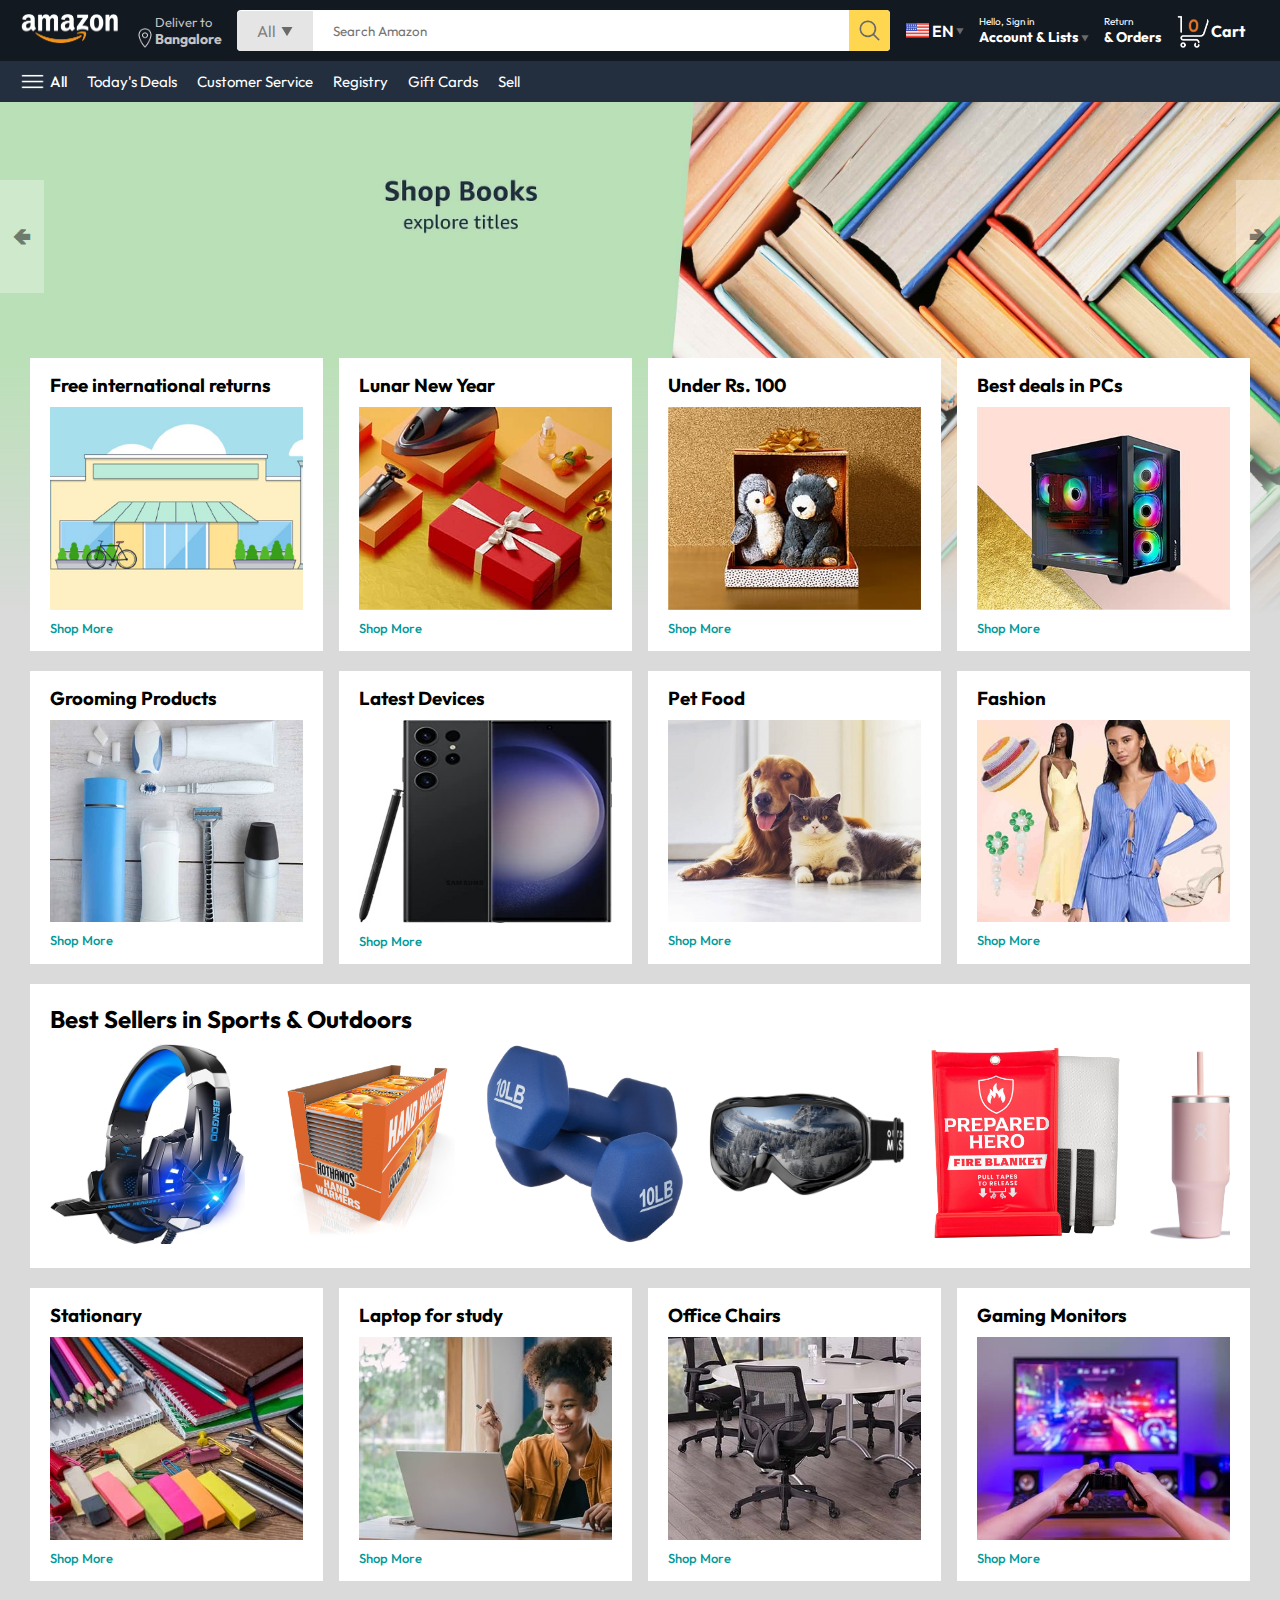
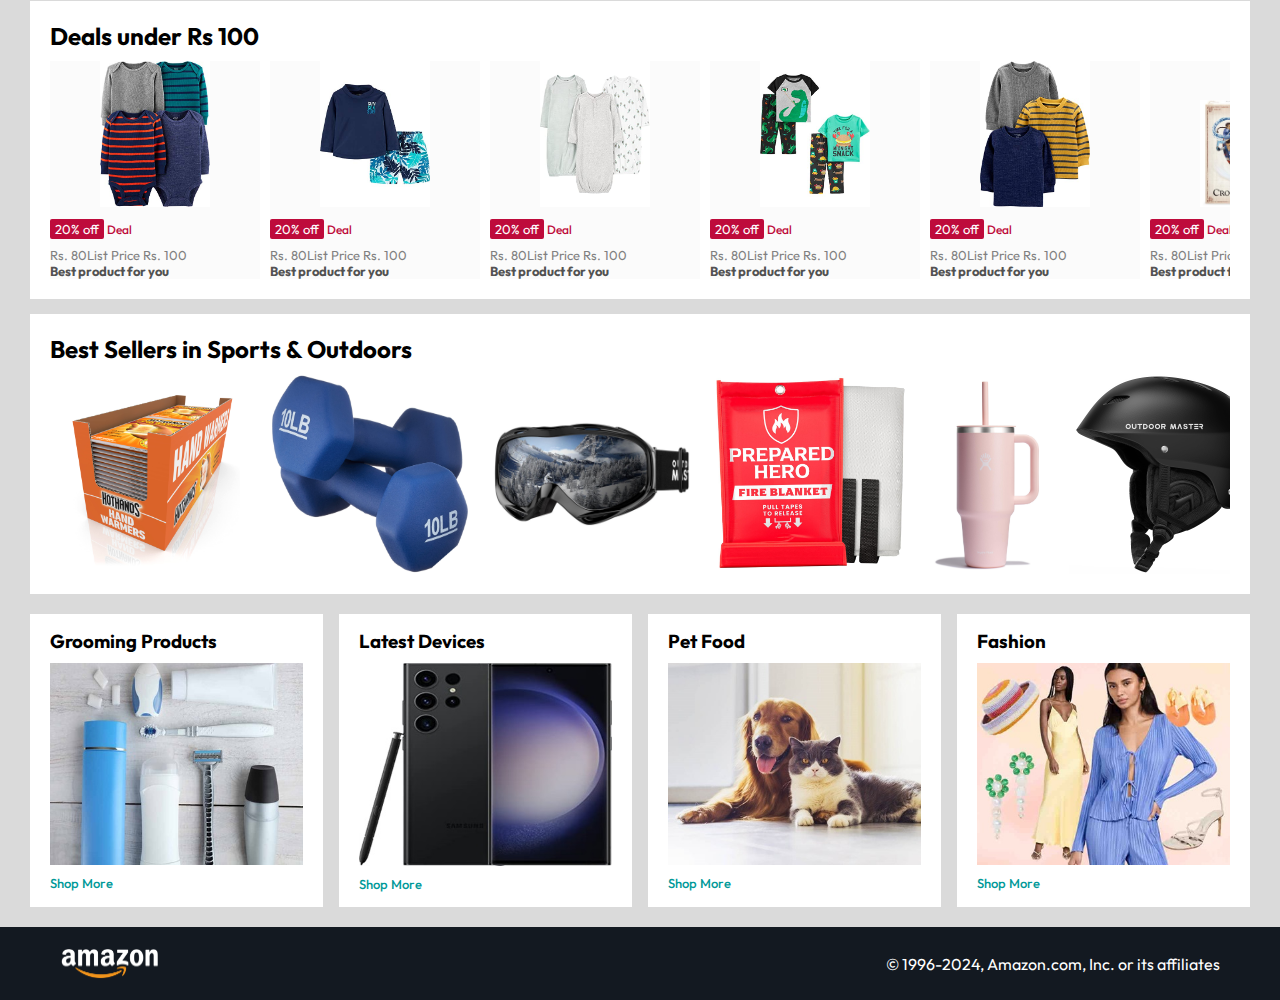
<file: index.html>
<!DOCTYPE html>
<html lang="en">

<head>
    <meta charset="UTF-8" />
    <meta name="viewport" content="width=device-width, initial-scale=1.0" />
    <title>Amazon</title>
    <link rel="stylesheet" href="style.css" />
</head>

<body>
    <nav>
        <a href="/"><img src="./assets/amazon_logo.png" width="100" alt="amazon_logo" /></a>
        <div class="nav-country">
            <img src="./assets/location_icon.png" height="20" alt="location_icon" />
            <div>
                <p>Deliver to</p>
                <h1>Bangalore</h1>
            </div>
        </div>
        <div class="nav-search">
            <div class="nav-search-category">
                <p>All</p>
                <img src="./assets/dropdown_icon.png" height="12" alt="dropdown_icon" />
            </div>
            <input type="text" class="nav-search-input" placeholder="Search Amazon" />
            <img src="./assets/search_icon.png" alt="search_icon" class="nav-search-icon" />
        </div>
        <div class="nav-language">
            <img src="./assets/us_flag.png" width="25px" alt="" />
            <p>EN</p>
            <img src="./assets/dropdown_icon.png" width="8px" alt="dropdown_icon" />
        </div>
        <div class="nav-text">
            <p>Hello, Sign in</p>
            <h1>
                Account & Lists
                <img src="./assets/dropdown_icon.png" width="8px" alt="dropdown_icon" />
            </h1>
        </div>
        <div class="nav-text">
            <p>Return</p>
            <h1>& Orders</h1>
        </div>
        <a href="/cart.html" class="nav-cart">
            <img src="./assets/cart_icon.png" width="35px" alt="cart_icon" />
            <h4>Cart</h4>
        </a>
    </nav>
    <div class="nav-bottom">
        <div>
            <img src="./assets/menu_icon.png" width="25px" alt="" />
            <p>All</p>
        </div>
        <p>Today's Deals</p>
        <p>Customer Service</p>
        <p>Registry</p>
        <p>Gift Cards</p>
        <p>Sell</p>
    </div>

    <div class="header-slider">
        <a href="#" class="control-prev">&#129144</a>
        <a href="#" class="control-next">&#129146</a>
        <ul>
            <img src="./assets/header1.jpg" class="header-img" alt="">
            <img src="./assets/header2.jpg" class="header-img" alt="">
            <img src="./assets/header3.jpg" class="header-img" alt="">
            <img src="./assets/header4.jpg" class="header-img" alt="">
            <img src="./assets/header5.jpg" class="header-img" alt="">
            <img src="./assets/header6.jpg" class="header-img" alt="">
        </ul>
    </div>

    <div class="box-row header-box">
        <div class="box-col">
            <h3>Free international returns</h3>
            <img src="./assets/box1-1.jpg" alt="">
            <a href="/">Shop More</a>
        </div>
        <div class="box-col">
            <h3>Lunar New Year</h3>
            <img src="./assets/box1-2.jpg" alt="">
            <a href="/">Shop More</a>
        </div>
        <div class="box-col">
            <h3>Under Rs. 100</h3>
            <img src="./assets/box1-3.jpg" alt="">
            <a href="/">Shop More</a>
        </div>
        <div class="box-col">
            <h3>Best deals in PCs</h3>
            <img src="./assets/box1-4.jpg" alt="">
            <a href="/">Shop More</a>
        </div>
    </div>

    <div class="box-row">
        <div class="box-col">
            <h3>Grooming Products</h3>
            <img src="./assets/box2-1.jpg" alt="">
            <a href="/">Shop More</a>
        </div>
        <div class="box-col">
            <h3>Latest Devices</h3>
            <img src="./assets/box2-2.jpg" alt="">
            <a href="/">Shop More</a>
        </div>
        <div class="box-col">
            <h3>Pet Food</h3>
            <img src="./assets/box2-3.jpg" alt="">
            <a href="/">Shop More</a>
        </div>
        <div class="box-col">
            <h3>Fashion</h3>
            <img src="./assets/box2-4.jpg" alt="">
            <a href="/">Shop More</a>
        </div>
    </div>

    <div class="products-slider">
        <h2>Best Sellers in Sports & Outdoors</h2>
        <div class="products">
            <a href="/product.html">
                <img src="./assets/product_img.jpg" alt="">
            </a>
            <img src="./assets/product1-1.jpg" alt="">
            <img src="./assets/product1-2.jpg" alt="">
            <img src="./assets/product1-3.jpg" alt="">
            <img src="./assets/product1-4.jpg" alt="">
            <img src="./assets/product1-5.jpg" alt="">
            <img src="./assets/product1-6.jpg" alt="">
            <img src="./assets/product1-7.jpg" alt="">
            <img src="./assets/product1-8.jpg" alt="">
            <img src="./assets/product1-9.jpg" alt="">
            <img src="./assets/product1-10.jpg" alt="">
        </div>
    </div>

    <div class="box-row">
        <div class="box-col">
            <h3>Stationary</h3>
            <img src="./assets/box3-1.jpg" alt="">
            <a href="/">Shop More</a>
        </div>
        <div class="box-col">
            <h3>Laptop for study</h3>
            <img src="./assets/box3-2.jpg" alt="">
            <a href="/">Shop More</a>
        </div>
        <div class="box-col">
            <h3>Office Chairs</h3>
            <img src="./assets/box3-3.jpg" alt="">
            <a href="/">Shop More</a>
        </div>
        <div class="box-col">
            <h3>Gaming Monitors</h3>
            <img src="./assets/box3-4.jpg" alt="">
            <a href="/">Shop More</a>
        </div>
    </div>

    <div class="product-slider-with-price">
        <h2>Deals under Rs 100</h2>
        <div class="products">
            <div class="product-card">
                <div class="product-img-container">
                    <img src="./assets/product2-1.jpg" alt="">
                </div>
                <div class="product-offer">
                    <p>20% off</p> <span>Deal</span>
                </div>
                <p class="product-price">Rs. <span>80</span>List Price Rs. 100</p>
                <h4>Best product for you</h4>
            </div>
            <div class="product-card">
                <div class="product-img-container">
                    <img src="./assets/product2-2.jpg" alt="">
                </div>
                <div class="product-offer">
                    <p>20% off</p> <span>Deal</span>
                </div>
                <p class="product-price">Rs. <span>80</span>List Price Rs. 100</p>
                <h4>Best product for you</h4>
            </div>
            <div class="product-card">
                <div class="product-img-container">
                    <img src="./assets/product2-3.jpg" alt="">
                </div>
                <div class="product-offer">
                    <p>20% off</p> <span>Deal</span>
                </div>
                <p class="product-price">Rs. <span>80</span>List Price Rs. 100</p>
                <h4>Best product for you</h4>
            </div>
            <div class="product-card">
                <div class="product-img-container">
                    <img src="./assets/product2-4.jpg" alt="">
                </div>
                <div class="product-offer">
                    <p>20% off</p> <span>Deal</span>
                </div>
                <p class="product-price">Rs. <span>80</span>List Price Rs. 100</p>
                <h4>Best product for you</h4>
            </div>
            <div class="product-card">
                <div class="product-img-container">
                    <img src="./assets/product2-5.jpg" alt="">
                </div>
                <div class="product-offer">
                    <p>20% off</p> <span>Deal</span>
                </div>
                <p class="product-price">Rs. <span>80</span>List Price Rs. 100</p>
                <h4>Best product for you</h4>
            </div>
            <div class="product-card">
                <div class="product-img-container">
                    <img src="./assets/product2-6.jpg" alt="">
                </div>
                <div class="product-offer">
                    <p>20% off</p> <span>Deal</span>
                </div>
                <p class="product-price">Rs. <span>80</span>List Price Rs. 100</p>
                <h4>Best product for you</h4>
            </div>
            <div class="product-card">
                <div class="product-img-container">
                    <img src="./assets/product2-7.jpg" alt="">
                </div>
                <div class="product-offer">
                    <p>20% off</p> <span>Deal</span>
                </div>
                <p class="product-price">Rs. <span>80</span>List Price Rs. 100</p>
                <h4>Best product for you</h4>
            </div>
            <div class="product-card">
                <div class="product-img-container">
                    <img src="./assets/product2-8.jpg" alt="">
                </div>
                <div class="product-offer">
                    <p>20% off</p> <span>Deal</span>
                </div>
                <p class="product-price">Rs. <span>80</span>List Price Rs. 100</p>
                <h4>Best product for you</h4>
            </div>
            <div class="product-card">
                <div class="product-img-container">
                    <img src="./assets/product2-9.jpg" alt="">
                </div>
                <div class="product-offer">
                    <p>20% off</p> <span>Deal</span>
                </div>
                <p class="product-price">Rs. <span>80</span>List Price Rs. 100</p>
                <h4>Best product for you</h4>
            </div>
            <div class="product-card">
                <div class="product-img-container">
                    <img src="./assets/product2-10.jpg" alt="">
                </div>
                <div class="product-offer">
                    <p>20% off</p> <span>Deal</span>
                </div>
                <p class="product-price">Rs. <span>80</span>List Price Rs. 100</p>
                <h4>Best product for you</h4>
            </div>
            <div class="product-card">
                <div class="product-img-container">
                    <img src="./assets/product2-11.jpg" alt="">
                </div>
                <div class="product-offer">
                    <p>20% off</p> <span>Deal</span>
                </div>
                <p class="product-price">Rs. <span>80</span>List Price Rs. 100</p>
                <h4>Best product for you</h4>
            </div>
        </div>
    </div>

    <div class="products-slider">
        <h2>Best Sellers in Sports & Outdoors</h2>
        <div class="products">
            <img src="./assets/product1-1.jpg" alt="">
            <img src="./assets/product1-2.jpg" alt="">
            <img src="./assets/product1-3.jpg" alt="">
            <img src="./assets/product1-4.jpg" alt="">
            <img src="./assets/product1-5.jpg" alt="">
            <img src="./assets/product1-6.jpg" alt="">
            <img src="./assets/product1-7.jpg" alt="">
            <img src="./assets/product1-8.jpg" alt="">
            <img src="./assets/product1-9.jpg" alt="">
            <img src="./assets/product1-10.jpg" alt="">
        </div>
    </div>

    <div class="box-row">
        <div class="box-col">
            <h3>Grooming Products</h3>
            <img src="./assets/box2-1.jpg" alt="">
            <a href="/">Shop More</a>
        </div>
        <div class="box-col">
            <h3>Latest Devices</h3>
            <img src="./assets/box2-2.jpg" alt="">
            <a href="/">Shop More</a>
        </div>
        <div class="box-col">
            <h3>Pet Food</h3>
            <img src="./assets/box2-3.jpg" alt="">
            <a href="/">Shop More</a>
        </div>
        <div class="box-col">
            <h3>Fashion</h3>
            <img src="./assets/box2-4.jpg" alt="">
            <a href="/">Shop More</a>
        </div>
    </div>

    <footer>
        <img src="./assets/amazon_logo.png" width="100" alt="">
        <p>© 1996-2024, Amazon.com, Inc. or its affiliates</p>
    </footer>

    <script src="script.js"></script>
</body>

</html>
</file>
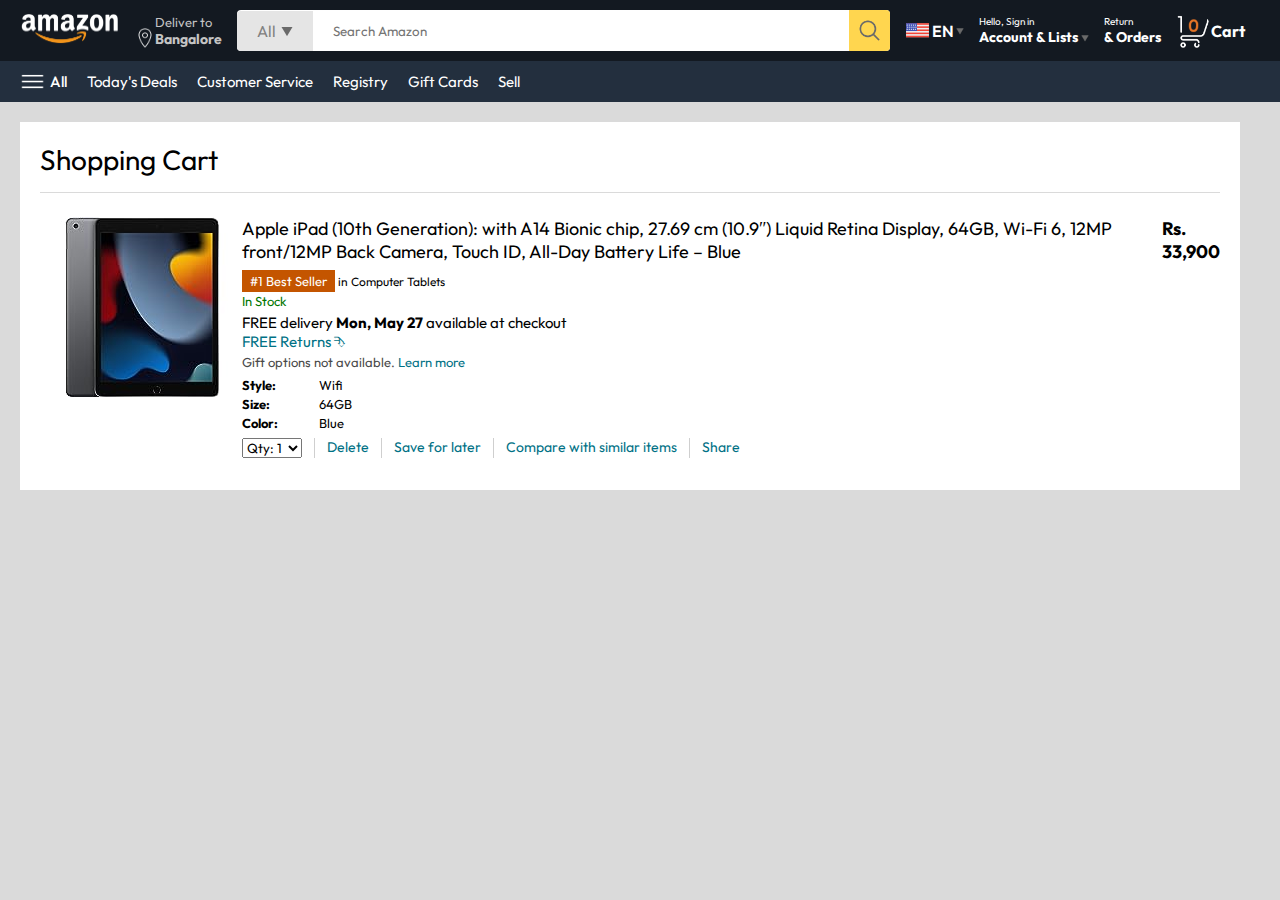
<file: cart.html>
<!DOCTYPE html>
<html lang="en">

<head>
    <meta charset="UTF-8">
    <meta name="viewport" content="width=device-width, initial-scale=1.0">
    <link rel="stylesheet" href="./style.css">
    <link rel="stylesheet" href="./cart.css">
    <title>Cart</title>
</head>

<body>
    <nav>
        <a href="/"><img src="./assets/amazon_logo.png" width="100" alt="amazon_logo" /></a>
        <div class="nav-country">
            <img src="./assets/location_icon.png" height="20" alt="location_icon" />
            <div>
                <p>Deliver to</p>
                <h1>Bangalore</h1>
            </div>
        </div>
        <div class="nav-search">
            <div class="nav-search-category">
                <p>All</p>
                <img src="./assets/dropdown_icon.png" height="12" alt="dropdown_icon" />
            </div>
            <input type="text" class="nav-search-input" placeholder="Search Amazon" />
            <img src="./assets/search_icon.png" alt="search_icon" class="nav-search-icon" />
        </div>
        <div class="nav-language">
            <img src="./assets/us_flag.png" width="25px" alt="" />
            <p>EN</p>
            <img src="./assets/dropdown_icon.png" width="8px" alt="dropdown_icon" />
        </div>
        <div class="nav-text">
            <p>Hello, Sign in</p>
            <h1>
                Account & Lists
                <img src="./assets/dropdown_icon.png" width="8px" alt="dropdown_icon" />
            </h1>
        </div>
        <div class="nav-text">
            <p>Return</p>
            <h1>& Orders</h1>
        </div>
        <a href="" class="nav-cart">
            <img src="./assets/cart_icon.png" width="35px" alt="cart_icon" />
            <h4>Cart</h4>
        </a>
    </nav>
    <div class="nav-bottom">
        <div>
            <img src="./assets/menu_icon.png" width="25px" alt="" />
            <p>All</p>
        </div>
        <p>Today's Deals</p>
        <p>Customer Service</p>
        <p>Registry</p>
        <p>Gift Cards</p>
        <p>Sell</p>
    </div>

    <div class="cart">
        <div class="cart-left">
            <h1>Shopping Cart</h1>
            <hr>
            <div class="product-cart-list">
                <img src="./assets/ipad_img.jpg" alt="">
                <div>
                    <div class="product-cart-titleprice">
                        <p>Apple iPad (10th Generation): with A14 Bionic chip, 27.69 cm (10.9″) Liquid Retina Display,
                            64GB, Wi-Fi 6, 12MP front/12MP Back Camera, Touch ID, All-Day Battery Life – Blue</p>
                        <p><b>Rs. 33,900</b></p>
                    </div>
                    <p class="product-cart-bestseller"><span>#1 Best Seller</span> in Computer Tablets</p>
                    <p class="product-cart-stock">In Stock</p>
                    <p class="product-cart-delivery">FREE delivery <b>Mon, May 27</b> available at checkout</p>
                    <p class="product-cart-return">FREE Returns &#11191</p>
                    <p class="product-cart-giftoption">Gift options not available. <span>Learn more</span></p>
                
                    <div class="product-cart-specs">
                        <p><b>Style: </b></p> <p>Wifi</p>
                        <p><b>Size: </b></p> <p>64GB</p>
                        <p><b>Color: </b></p> <p>Blue</p>
                    </div>

                    <div class="cart-list-action">
                        <select name="" id="">
                            <option value="1">Qty: 1</option>
                            <option value="2">Qty: 2</option>
                            <option value="3">Qty: 3</option>
                            <option value="4">Qty: 4</option>
                            <option value="5">Qty: 5</option>
                        </select>
                        <hr>
                        <p class="action-btn">Delete</p>
                        <hr>
                        <p class="action-btn">Save for later</p>
                        <hr>
                        <p class="action-btn">Compare with similar items</p>
                        <hr>
                        <p class="action-btn">Share</p>
                    </div>
                
                </div>
            </div>
        </div>
        <div class="cart-right"></div>
    </div>

</body>

</html>
</file>
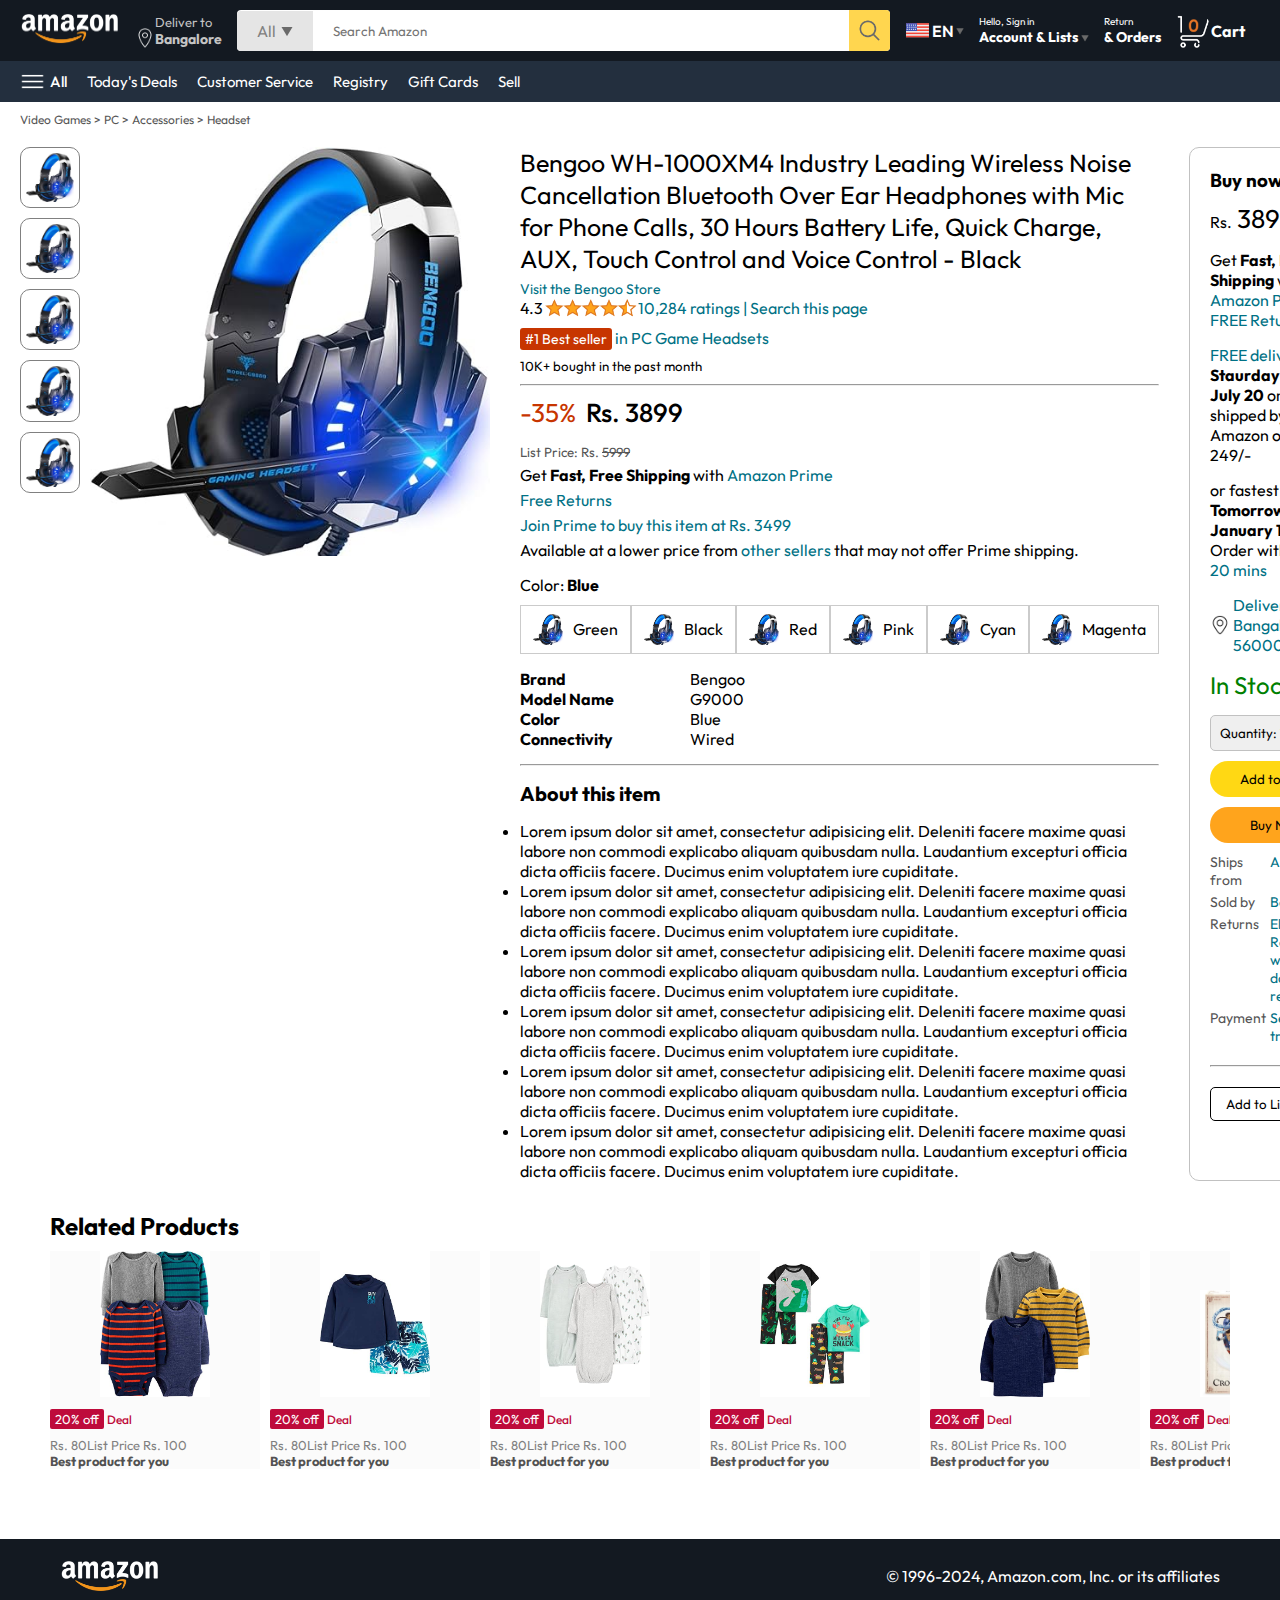
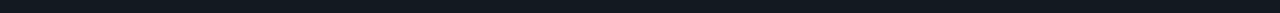
<file: product.html>
<!DOCTYPE html>
<html lang="en">

<head>
    <meta charset="UTF-8">
    <meta name="viewport" content="width=device-width, initial-scale=1.0">
    <title>Product</title>
    <link rel="stylesheet" href="style.css" />
    <link rel="stylesheet" href="product.css" />
</head>

<body>
    <nav>
        <a href="/"><img src="./assets/amazon_logo.png" width="100" alt="amazon_logo" /></a>
        <div class="nav-country">
            <img src="./assets/location_icon.png" height="20" alt="location_icon" />
            <div>
                <p>Deliver to</p>
                <h1>Bangalore</h1>
            </div>
        </div>
        <div class="nav-search">
            <div class="nav-search-category">
                <p>All</p>
                <img src="./assets/dropdown_icon.png" height="12" alt="dropdown_icon" />
            </div>
            <input type="text" class="nav-search-input" placeholder="Search Amazon" />
            <img src="./assets/search_icon.png" alt="search_icon" class="nav-search-icon" />
        </div>
        <div class="nav-language">
            <img src="./assets/us_flag.png" width="25px" alt="" />
            <p>EN</p>
            <img src="./assets/dropdown_icon.png" width="8px" alt="dropdown_icon" />
        </div>
        <div class="nav-text">
            <p>Hello, Sign in</p>
            <h1>
                Account & Lists
                <img src="./assets/dropdown_icon.png" width="8px" alt="dropdown_icon" />
            </h1>
        </div>
        <div class="nav-text">
            <p>Return</p>
            <h1>& Orders</h1>
        </div>
        <a href="/cart.html" class="nav-cart">
            <img src="./assets/cart_icon.png" width="35px" alt="cart_icon" />
            <h4>Cart</h4>
        </a>
    </nav>
    <div class="nav-bottom">
        <div>
            <img src="./assets/menu_icon.png" width="25px" alt="" />
            <p>All</p>
        </div>
        <p>Today's Deals</p>
        <p>Customer Service</p>
        <p>Registry</p>
        <p>Gift Cards</p>
        <p>Sell</p>
    </div>

    <p class="breadcrum">Video Games > PC > Accessories > Headset</p>

    <div class="product-display">
        <div class="product-d-image">
            <div class="product-icons">
                <img src="./assets/product_img.jpg" width="60" alt="">
                <img src="./assets/product_img.jpg" width="60" alt="">
                <img src="./assets/product_img.jpg" width="60" alt="">
                <img src="./assets/product_img.jpg" width="60" alt="">
                <img src="./assets/product_img.jpg" width="60" alt="">
            </div>
            <div class="product-main-image">
                <img src="./assets/product_img.jpg" width="400" alt="">
            </div>
        </div>
        <div class="product-d-details">
            <p class="product-title">
                Bengoo WH-1000XM4 Industry Leading Wireless Noise Cancellation Bluetooth Over Ear Headphones with Mic
                for Phone Calls, 30 Hours Battery Life, Quick Charge, AUX, Touch Control and Voice Control - Black
            </p>
            <p class="brand-store">
                Visit the Bengoo Store
            </p>
            <div class="product-rating">
                <div>
                    <div>4.3 <img src="./assets/rating_img.png" height="20px" alt=""></div>
                    <p>10,284 ratings | Search this page</p>
                </div>
                <p><span>#1 Best seller</span> in PC Game Headsets</p>
                <h5>10K+ bought in the past month</h5>
                <hr>
            </div>
            <div class="product-d-price">
                <div>
                    <p>-35%</p>
                    <h1>Rs. <span>3899</span></h1>
                </div>
                <h5>List Price: Rs. <span>5999</span></h5>
                <p>Get <b>Fast, Free Shipping</b> with <span>Amazon Prime</span></p>
                <p><span>Free Returns</span></p>
                <p><span>Join Prime to buy this item at Rs. 3499</span></p>
                <p>Available at a lower price from <span>other sellers</span> that may not offer Prime shipping.</p>
            </div>
            <div class="product-color-selection">
                <p>Color: <b>Blue</b>
                </p>
                <div class="product-color-options">
                    <div class="option">
                        <img src="./assets/product_img.jpg" alt="" width="30px">
                        <p>Green</p>
                    </div>
                    <div class="option">
                        <img src="./assets/product_img.jpg" alt="" width="30px">
                        <p>Black</p>
                    </div>
                    <div class="option">
                        <img src="./assets/product_img.jpg" alt="" width="30px">
                        <p>Red</p>
                    </div>
                    <div class="option">
                        <img src="./assets/product_img.jpg" alt="" width="30px">
                        <p>Pink</p>
                    </div>
                    <div class="option">
                        <img src="./assets/product_img.jpg" alt="" width="30px">
                        <p>Cyan</p>
                    </div>
                    <div class="option">
                        <img src="./assets/product_img.jpg" alt="" width="30px">
                        <p>Magenta</p>
                    </div>
                </div>
            </div>
            <div class="product-info">
                <p><b>Brand</b></p>
                <p>Bengoo</p>
                <p><b>Model Name</b></p>
                <p>G9000</p>
                <p><b>Color</b></p>
                <p>Blue</p>
                <p><b>Connectivity</b></p>
                <p>Wired</p>
            </div>
            <hr>
            <div class="product-description">
                <h1>About this item</h1>
                <li>Lorem ipsum dolor sit amet, consectetur adipisicing elit. Deleniti facere maxime quasi labore non
                    commodi explicabo aliquam quibusdam nulla. Laudantium excepturi officia dicta officiis facere.
                    Ducimus enim voluptatem iure cupiditate.</li>
                <li>Lorem ipsum dolor sit amet, consectetur adipisicing elit. Deleniti facere maxime quasi labore non
                    commodi explicabo aliquam quibusdam nulla. Laudantium excepturi officia dicta officiis facere.
                    Ducimus enim voluptatem iure cupiditate.</li>
                <li>Lorem ipsum dolor sit amet, consectetur adipisicing elit. Deleniti facere maxime quasi labore non
                    commodi explicabo aliquam quibusdam nulla. Laudantium excepturi officia dicta officiis facere.
                    Ducimus enim voluptatem iure cupiditate.</li>
                <li>Lorem ipsum dolor sit amet, consectetur adipisicing elit. Deleniti facere maxime quasi labore non
                    commodi explicabo aliquam quibusdam nulla. Laudantium excepturi officia dicta officiis facere.
                    Ducimus enim voluptatem iure cupiditate.</li>
                <li>Lorem ipsum dolor sit amet, consectetur adipisicing elit. Deleniti facere maxime quasi labore non
                    commodi explicabo aliquam quibusdam nulla. Laudantium excepturi officia dicta officiis facere.
                    Ducimus enim voluptatem iure cupiditate.</li>
                <li>Lorem ipsum dolor sit amet, consectetur adipisicing elit. Deleniti facere maxime quasi labore non
                    commodi explicabo aliquam quibusdam nulla. Laudantium excepturi officia dicta officiis facere.
                    Ducimus enim voluptatem iure cupiditate.</li>
            </div>
        </div>
        <div class="product-d-purchase">
            <div class="title">
                <h3>Buy now:</h3> <img src="./assets/circle_icon.png" width="20px" alt="">
            </div>
            <h1 class="price">Rs. <span>3899/-</span></h1>
            <div class="gap">
                <p>Get <b>Fast, Free Shipping</b> with <span>Amazon Prime</span></p>
                <p><span>FREE Return</span></p>
            </div>
            <div class="gap">
                <p><span>FREE delivery</span> <b>Staurday</b></p>
                <p><b>July 20</b> on orders shipped by Amazon over Rs. 249/-</span></p>
            </div>
            <div class="gap">
                <p>or fastest delivery <b>Tomorrow</b>, <b>January 14</b>. Order within <span>4 hrs 20 mins</span></p>
            </div>
            <div class="delivery-location">
                <img src="./assets/location_icon_dark.png" width="20px" alt="">
                <p><span>Deliver to Bangalore 560001</span></p>
            </div>
            <h2 class="product-stock">In Stock</h2>
            <select class="product-quantity">
                <option value="1">Quantity: 1</option>
                <option value="2">Quantity: 2</option>
                <option value="3">Quantity: 3</option>
            </select>
            <button class="btn">Add to Cart</button>
            <button class="btn product-buy">Buy Now</button>

            <div class="product-seller-info">
                <p>Ships from</p>
                <p><span>Amazon</span></p>
                <p>Sold by</p>
                <p><span>Bengoo</span></p>
                <p>Returns</p>
                <p><span>Eligible for Return within 10 days of receipt</span></p>
                <p>Payment</p>
                <p><span>Secure transaction</span></p>
            </div>
            <hr>
            <button class="product-add-list">Add to List</button>
        </div>
    </div>
    <div class="product-slider-with-price">
        <h2>Related Products</h2>
        <div class="products">
            <div class="product-card">
                <div class="product-img-container">
                    <img src="./assets/product2-1.jpg" alt="">
                </div>
                <div class="product-offer">
                    <p>20% off</p> <span>Deal</span>
                </div>
                <p class="product-price">Rs. <span>80</span>List Price Rs. 100</p>
                <h4>Best product for you</h4>
            </div>
            <div class="product-card">
                <div class="product-img-container">
                    <img src="./assets/product2-2.jpg" alt="">
                </div>
                <div class="product-offer">
                    <p>20% off</p> <span>Deal</span>
                </div>
                <p class="product-price">Rs. <span>80</span>List Price Rs. 100</p>
                <h4>Best product for you</h4>
            </div>
            <div class="product-card">
                <div class="product-img-container">
                    <img src="./assets/product2-3.jpg" alt="">
                </div>
                <div class="product-offer">
                    <p>20% off</p> <span>Deal</span>
                </div>
                <p class="product-price">Rs. <span>80</span>List Price Rs. 100</p>
                <h4>Best product for you</h4>
            </div>
            <div class="product-card">
                <div class="product-img-container">
                    <img src="./assets/product2-4.jpg" alt="">
                </div>
                <div class="product-offer">
                    <p>20% off</p> <span>Deal</span>
                </div>
                <p class="product-price">Rs. <span>80</span>List Price Rs. 100</p>
                <h4>Best product for you</h4>
            </div>
            <div class="product-card">
                <div class="product-img-container">
                    <img src="./assets/product2-5.jpg" alt="">
                </div>
                <div class="product-offer">
                    <p>20% off</p> <span>Deal</span>
                </div>
                <p class="product-price">Rs. <span>80</span>List Price Rs. 100</p>
                <h4>Best product for you</h4>
            </div>
            <div class="product-card">
                <div class="product-img-container">
                    <img src="./assets/product2-6.jpg" alt="">
                </div>
                <div class="product-offer">
                    <p>20% off</p> <span>Deal</span>
                </div>
                <p class="product-price">Rs. <span>80</span>List Price Rs. 100</p>
                <h4>Best product for you</h4>
            </div>
            <div class="product-card">
                <div class="product-img-container">
                    <img src="./assets/product2-7.jpg" alt="">
                </div>
                <div class="product-offer">
                    <p>20% off</p> <span>Deal</span>
                </div>
                <p class="product-price">Rs. <span>80</span>List Price Rs. 100</p>
                <h4>Best product for you</h4>
            </div>
            <div class="product-card">
                <div class="product-img-container">
                    <img src="./assets/product2-8.jpg" alt="">
                </div>
                <div class="product-offer">
                    <p>20% off</p> <span>Deal</span>
                </div>
                <p class="product-price">Rs. <span>80</span>List Price Rs. 100</p>
                <h4>Best product for you</h4>
            </div>
            <div class="product-card">
                <div class="product-img-container">
                    <img src="./assets/product2-9.jpg" alt="">
                </div>
                <div class="product-offer">
                    <p>20% off</p> <span>Deal</span>
                </div>
                <p class="product-price">Rs. <span>80</span>List Price Rs. 100</p>
                <h4>Best product for you</h4>
            </div>
            <div class="product-card">
                <div class="product-img-container">
                    <img src="./assets/product2-10.jpg" alt="">
                </div>
                <div class="product-offer">
                    <p>20% off</p> <span>Deal</span>
                </div>
                <p class="product-price">Rs. <span>80</span>List Price Rs. 100</p>
                <h4>Best product for you</h4>
            </div>
            <div class="product-card">
                <div class="product-img-container">
                    <img src="./assets/product2-11.jpg" alt="">
                </div>
                <div class="product-offer">
                    <p>20% off</p> <span>Deal</span>
                </div>
                <p class="product-price">Rs. <span>80</span>List Price Rs. 100</p>
                <h4>Best product for you</h4>
            </div>
        </div>
    </div>

    <footer class="product-footer">
        <img src="./assets/amazon_logo.png" width="100" alt="">
        <p>© 1996-2024, Amazon.com, Inc. or its affiliates</p>
    </footer>

    <script>
        const scrollContainer = document.querySelectorAll(".products");
        for (const item of scrollContainer) {
            item.addEventListener("wheel", (evt) => {
                evt.preventDefault();
                item.scrollLeft += evt.deltaY;
            });
        }
    </script>
</body>

</html>
</file>
<file: style.css>
@import url("https://fonts.googleapis.com/css2?family=Outfit:wght@100..900&display=swap");

* {
  padding: 0;
  margin: 0;
  box-sizing: border-box;
  font-family: Outfit;
}

body {
  background: #dadada;
}

a {
  text-decoration: none;
  color: inherit;
}

nav {
  display: flex;
  align-items: center;
  justify-content: space-between;
  background: #131921;
  padding: 10px 20px;
  color: #fff;
}

.nav-country {
  display: flex;
  align-items: end;
  margin-left: 15px;
  font-size: 13px;
  color: #c4c4c4;
}

.nav-country h1 {
  columns: #fff;
  font-size: 14px;
}

.nav-search {
  flex: 1;
  display: flex;
  align-items: center;
  background: #fff;
  color: gray;
  max-width: 1000px;
  border-radius: 4px;
  margin-left: 15px;
}

.nav-search-category {
  display: flex;
  align-items: center;
  padding: 10px 20px;
  gap: 5px;
  background: #e5e5e5;
  border-radius: 4px 0 0 4px;
}

.nav-search-input {
  border: none;
  outline: none;
  padding-left: 20px;
  width: 100%;
}

.nav-search-icon {
  max-width: 41px;
  padding: 8px;
  background: #ffd64f;
  border-radius: 0 4px 4px 0;
}

.nav-language {
  display: flex;
  align-items: center;
  gap: 2px;
  font-weight: 600;
  margin-left: 15px;
}

.nav-text {
  margin-left: 15px;
}

.nav-text p {
  font-size: 10px;
}

.nav-text h1 {
  font-size: 14px;
}

.nav-cart {
  display: flex;
  align-items: center;
  margin: 0px 15px;
}

.nav-bottom {
  display: flex;
  align-items: center;
  gap: 20px;
  padding: 8px 20px;
  background: #232f3e;
  color: #fff;
  font-size: 15px;
}

.nav-bottom div {
  display: flex;
  align-items: center;
  gap: 5px;
  font-weight: 500;
}

.header-slider ul {
  display: flex;
  overflow-y: hidden;
}

.header-img {
  max-width: 100%;
  mask-image: linear-gradient(to bottom, #000000 50%, transparent 100%);
}

.header-slider a {
  position: absolute;
  top: 20%;
  z-index: 1;
  padding: 5vh 1vw;
  background: #ffffff4f;
  color: #0000007b;
  text-decoration: none;
  font-weight: 600;
  font-size: 18px;
  cursor: pointer;
}

.control-next {
  right: 0;
}

.box-row {
  display: flex;
  flex-wrap: wrap;
  row-gap: 20px;
  justify-content: space-between;
  margin: 20px 30px;
}

.box-col {
  display: flex;
  flex-direction: column;
  gap: 10px;
  padding: 15px 20px;
  background: #fff;
  max-width: 24%;
  min-width: 200px;
  z-index: 1;
}

.box-col a {
  font-size: 13px;
  color: #009999;
  font-weight: 500;
}

.header-box {
  margin-top: -20vw;
}

.products-slider {
  background: #fff;
  margin: 0 30px;
  padding: 20px;
  margin-bottom: 15px;
}

.products-slider .products {
  display: flex;
  overflow-x: auto;
  gap: 20px;
  margin-top: 10px;
}

.products-slider .products img {
  max-width: 200px;
  max-height: 200px;
}

.products-slider .products::-webkit-scrollbar {
  display: none;
}

.product-slider-with-price {
  background: #fff;
  margin: 0 30px;
  padding: 20px;
  margin-bottom: 15px;
}

.product-slider-with-price .products {
  display: flex;
  overflow-x: auto;
  gap: 10px;
  margin-top: 10px;
}

.product-slider-with-price .products::-webkit-scrollbar {
  display: none;
}

.product-card {
  display: flex;
  flex-direction: column;
  justify-content: end;
  min-width: 210px;
  background: #fbfbfb;
}

.product-card img {
  width: 110px;
  margin: 0 50px;
}

.product-offer p {
  background: #be0b3b;
  color: #fff;
  display: inline-block;
  padding: 2px 5px;
  border-radius: 2px;
  margin: 8px 0;
  font-size: 13px;
}

.product-offer span {
  color: #be0b3b;
  font-weight: 500;
  font-size: 12px;
}

.product-price {
  color: gray;
  font-size: 13px;
}

.product-card h4 {
  color: #525252;
  font-size: 13px;
}

footer {
  display: flex;
  justify-content: space-between;
  align-items: center;
  color: #fff;
  background: #131921;
  padding: 20px 60px;
}
</file>
<file: cart.css>
.cart {
  display: flex;
  gap: 20px;
  margin: 20px;
}

.cart-left {
  background: white;
  padding: 20px;
}

.cart-left h1 {
  font-size: 28px;
  font-weight: 400;
  margin-bottom: 15px;
}

.cart-left hr {
  border: none;
  height: 1px;
  background: #dadada;
}

.product-cart-list {
  display: flex;
  align-items: start;
  gap: 10px;
  padding: 24px 0 12px 12px;
}

.product-cart-titleprice {
  display: flex;
  gap: 20px;
  font-size: 18px;
}

.product-cart-bestseller {
  font-size: 12px;
  margin-top: 10px;
}

.product-cart-bestseller span {
  font-size: 13px;
  background: #c45500;
  color: #fff;
  padding: 3px 8px;
}

.product-cart-stock {
  font-size: 13px;
  color: #007600;
  margin: 4px 0;
}

.product-cart-delivery {
  font-size: 15px;
}

.product-cart-return {
  font-size: 15px;
  color: #007185;
  font-weight: 400;
}

.product-cart-giftoption {
    color: #494949;
    font-size: 13px;
    margin: 3px 0;
}

.product-cart-giftoption span{
    color: #007185;
}

.product-cart-specs{
    max-width: 150px;
    display: grid;
    grid-template-columns: auto auto;
    row-gap: 3px;
    font-size: 13px;
    margin: 7px 0;
}

.cart-list-action{
    display: flex;
    gap: 12px;
    font-size: 14px;
    color: #007185;
}

.cart-list-action hr{
    height: 20px;
    width: 1px;
    background: #cfcfcf;
}
</file>
<file: product.css>
body {
  background: #fff;
}

.breadcrum {
  padding: 10px 20px;
  font-size: 12px;
  color: #565656;
}

.product-display {
  min-height: 100%;
  padding: 10px 20px;
  display: flex;
}

.product-d-image {
  display: flex;
  gap: 10px;
}

.product-icons {
  display: flex;
  flex-direction: column;
  gap: 10px;
}

.product-icons img {
  border: 1px solid gray;
  border-radius: 10px;
  padding: 5px;
}

.product-d-details {
  margin: 0 30px;
}

.product-title {
  font-size: 25px;
}

.brand-store {
  margin-top: 5px;
  color: #007185;
  font-size: 14px;
}

.product-rating {
  display: flex;
  flex-direction: column;
  gap: 10px;
}

.product-rating div {
  display: flex;
  align-items: center;
}

.product-rating p {
  color: #007185;
}

.product-rating p span {
  color: #fff;
  background: #c73500;
  padding: 2px 5px;
  border-radius: 3px;
  font-size: 14px;
}

.product-rating h5 {
  font-weight: 400;
}

.product-d-price {
  display: flex;
  flex-direction: column;
  gap: 5px;
}

.product-d-price div {
  display: flex;
  align-items: center;
  gap: 10px;
  margin: 10px 0;
}

.product-d-price div p {
  font-size: 26px;
  color: #c73500;
}

.product-d-price div h1 {
  font-size: 26px;
  font-weight: 500;
}

.product-d-price h5 {
  font-weight: 400;
  color: #565656;
}

.product-d-price h5 span {
  text-decoration: line-through;
}

.product-d-price p span {
  color: #007185;
}

.product-color-selection {
  margin: 15px 0;
}

.product-color-options {
  display: flex;
  justify-content: space-between;
  margin-top: 10px;
}

.option {
  display: flex;
  align-items: center;
  padding: 8px 12px;
  border: 1px solid #cbcbcb;
  gap: 10px;
}

.product-info {
  display: grid;
  grid-template-columns: auto auto;
  max-width: 300px;
  margin-bottom: 15px;
}

.product-description h1 {
  font-size: 20px;
  margin: 15px 0;
}

.product-description ul {
  display: flex;
  flex-direction: column;
  gap: 10px;
  margin-left: 30px;
}

.product-d-purchase {
  width: 100%;
  max-width: 280px;
  border: 1px solid #c1c1c1;
  border-radius: 10px;
  padding: 20px;
}

.product-d-purchase .title {
  display: flex;
  justify-content: space-between;
  align-items: center;
}

.product-d-purchase .price {
  font-size: 16px;
  font-weight: 400;
  margin: 10px 0;
}

.product-d-purchase .price span {
  font-size: 26px;
  padding: 2px;
}

.product-d-purchase .gap {
  margin: 15px 0;
}

.product-d-purchase p span {
  color: #007185;
}

.delivery-location {
  display: flex;
  align-items: center;
  gap: 3px;
}

.product-stock {
  margin: 15px 0;
  color: green;
  font-weight: 400;
}

.product-quantity {
  padding: 8px 5px;
  outline: none;
  width: 100%;
  border-radius: 5px;
  background: #efefef;
  border-color: #c1c1c1;
}

.product-d-purchase .btn {
  outline: none;
  border: none;
  background: #ffd814;
  width: 100%;
  padding: 10px 0;
  margin-top: 10px;
  border-radius: 50px;
  cursor: pointer;
}

.product-d-purchase .product-buy {
  background: #ffa41c;
}

.product-seller-info {
  margin-top: 10px;
  display: grid;
  grid-template-columns: auto auto;
  gap: 4px;
  font-size: 14px;
  color: #565556;
}

.product-seller-info span {
  color: #007185;
}

.product-d-purchase hr{
  margin: 20px 0;
}

.product-add-list{
  width: 100%;
  padding: 8px 15px;
  border-radius: 5px;
  border: 1px solid #000;
  text-align: start;
  background: white;
  cursor: pointer;
}

.product-footer{
  margin-top: 50px;
}
</file>
